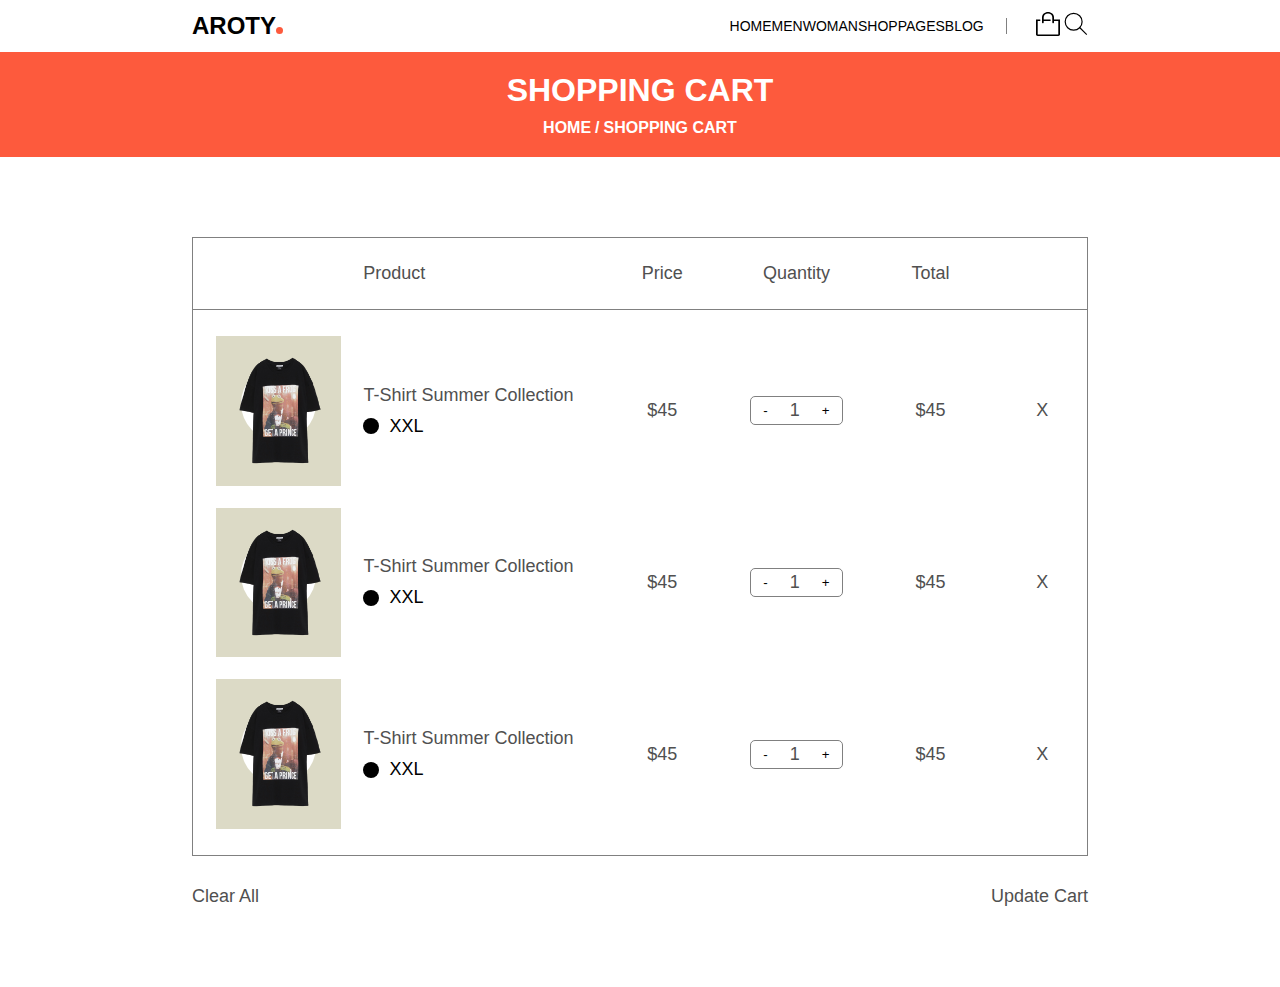
<file: assets/pages/cart.html>
<!DOCTYPE html>
<html lang="ru">
<head>
    <meta charset="UTF-8">
    <meta http-equiv="X-UA-Compatible" content="IE=edge">
    <meta name="viewport" content="width=device-width, initial-scale=1.0">
    <title>Document</title>
    <link rel="stylesheet" href="../css/style.css">
</head>
<body>
    <div class="wrapper">
        <header>
            <div class="logo">
                Aroty
                <div class="ellipse"></div>
            </div>
            <div class="navigate">
                <div class="container">
                    <div class="nav-links">
                    <a href="#">home</a>
                    <a href="#">men</a>
                    <a href="#">woman</a>
                    <a href="#">shop</a>
                    <a href="#">pages</a>
                    <a href="#">blog</a>
                    </div>
                    <div class="nav-icons">
                    <a href="#">
                        <svg width="24" height="24" viewBox="0 0 24 24" fill="none" xmlns="http://www.w3.org/2000/svg">
                            <path d="M18 7.47418V5.25822C18 4.5677 17.8448 3.88394 17.5433 3.24598C17.2417 2.60803 16.7998 2.02837 16.2426 1.5401C15.6855 1.05183 15.0241 0.664508 14.2961 0.400258C13.5681 0.136008 12.7879 0 12 0C11.2121 0 10.4319 0.136008 9.7039 0.400258C8.97595 0.664508 8.31451 1.05183 7.75736 1.5401C7.20021 2.02837 6.75825 2.60803 6.45672 3.24598C6.1552 3.88394 6 4.5677 6 5.25822V10.5164C6 10.7157 6.09031 10.9067 6.25105 11.0476C6.4118 11.1885 6.62981 11.2676 6.85714 11.2676C7.08447 11.2676 7.30249 11.1885 7.46323 11.0476C7.62398 10.9067 7.71429 10.7157 7.71429 10.5164V8.97653H14.5714V7.47418H7.71429V5.25822C7.71429 4.2621 8.16582 3.30678 8.96954 2.60242C9.77327 1.89805 10.8634 1.50235 12 1.50235C13.1366 1.50235 14.2267 1.89805 15.0305 2.60242C15.8342 3.30678 16.2857 4.2621 16.2857 5.25822V10.4789C16.2857 10.6781 16.376 10.8692 16.5368 11.01C16.6975 11.1509 16.9155 11.23 17.1429 11.23C17.3702 11.23 17.5882 11.1509 17.7489 11.01C17.9097 10.8692 18 10.6781 18 10.4789V8.97653H22.2857V22.4977H1.71429V8.97653H4.28571V7.47418H0V22.5653C0 22.9458 0.172484 23.3107 0.479508 23.5798C0.786532 23.8488 1.20295 24 1.63714 24H22.3629C22.7971 24 23.2135 23.8488 23.5205 23.5798C23.8275 23.3107 24 22.9458 24 22.5653V7.47418H18Z" fill="black"/>
                        </svg> 
                    </a>
                    <a href="#">
                        <svg width="24" height="24" aria-labelledby="title desc" role="img" xmlns="http://www.w3.org/2000/svg" viewBox="0 0 19.9 19.7"><title id="title">Search Icon</title><desc id="desc">A magnifying glass icon.</desc><g class="search-path" fill="none" stroke="#000000"><path stroke-linecap="square" d="M18.5 18.3l-5.4-5.4"/><circle cx="8" cy="8" r="7"/></g></svg>
                    </a>
                    </div>
                </div>
            </div>
        </header>
    </div>
    <section class="page-title">
        <div class="container">
            <h1>shopping cart</h1>
            <div class="navigation">
                <a href="#">Home</a>
                <span>/</span>
                <a href="#">Shopping cart</a>
            </div>
        </div>
    </section>
    <section class="basket">
        <div class="wrapper">
            <div class="table-basket">
                <div class="columns-name">
                    <div class="column" id="first">
                        <p>Product</p>
                    </div>
                    <div class="column" id="second">
                        <p>price</p>
                    </div>
                    <div class="column" id="third">
                        <p>quantity</p>
                    </div>
                    <div class="column" id="fourth">
                        <p>total</p>
                    </div>
                    <div class="column" id="fifth"></div>
                </div>
                <div class="products-container">
                    <div class="item">
                        <div class="column" id="first">
                            <div class="product">
                                <div class="back">
                                    <div class="cover">
                                        <img src="../img/t-shirt.png" alt="">
                                        <div class="circle"></div>
                                    </div>
                                </div>
                            </div>
                            <div class="product-info">
                                <p class="name">T-shirt summer collection</p>
                                <div class="settings">
                                    <div class="ellipse" id="black"></div>
                                    <p class="size">xxl</p>
                                </div>
                            </div>
                        </div>
                        <div class="column" id="second">
                            <p>$45</p>
                        </div>
                        <div class="column" id="third">
                            <div class="counter">
                                <input type="button" value="-" class="btn minus">
                                <p>1</p>
                                <input type="button" value="+" class="btn plus">
                            </div>
                        </div>
                        <div class="column" id="fourth">
                            <p>$45</p>
                        </div>
                        <div class="column" id="fifth">
                            <p class="delete">x</p>
                        </div>
                    </div>
                    <div class="item">
                        <div class="column" id="first">
                            <div class="product">
                                <div class="back">
                                    <div class="cover">
                                        <img src="../img/t-shirt.png" alt="">
                                        <div class="circle"></div>
                                    </div>
                                </div>
                            </div>
                            <div class="product-info">
                                <p class="name">T-shirt summer collection</p>
                                <div class="settings">
                                    <div class="ellipse" id="black"></div>
                                    <p class="size">xxl</p>
                                </div>
                            </div>
                        </div>
                        <div class="column" id="second">
                            <p>$45</p>
                        </div>
                        <div class="column" id="third">
                            <div class="counter">
                                <input type="button" value="-" class="btn minus">
                                <p>1</p>
                                <input type="button" value="+" class="btn plus">
                            </div>
                        </div>
                        <div class="column" id="fourth">
                            <p>$45</p>
                        </div>
                        <div class="column" id="fifth">
                            <p class="delete">x</p>
                        </div>
                    </div>
                    <div class="item">
                        <div class="column" id="first">
                            <div class="product">
                                <div class="back">
                                    <div class="cover">
                                        <img src="../img/t-shirt.png" alt="">
                                        <div class="circle"></div>
                                    </div>
                                </div>
                            </div>
                            <div class="product-info">
                                <p class="name">T-shirt summer collection</p>
                                <div class="settings">
                                    <div class="ellipse" id="black"></div>
                                    <p class="size">xxl</p>
                                </div>
                            </div>
                        </div>
                        <div class="column" id="second">
                            <p>$45</p>
                        </div>
                        <div class="column" id="third">
                            <div class="counter">
                                <input type="button" value="-" class="btn minus">
                                <p>1</p>
                                <input type="button" value="+" class="btn plus">
                            </div>
                        </div>
                        <div class="column" id="fourth">
                            <p>$45</p>
                        </div>
                        <div class="column" id="fifth">
                            <p class="delete">x</p>
                        </div>
                    </div>
                </div>
            </div>
            <div class="container">
                <p class="clear">clear all</p>
                <p class="update">update cart</p>
            </div>
        </div>
    </section>
</body>
</html>
</file>
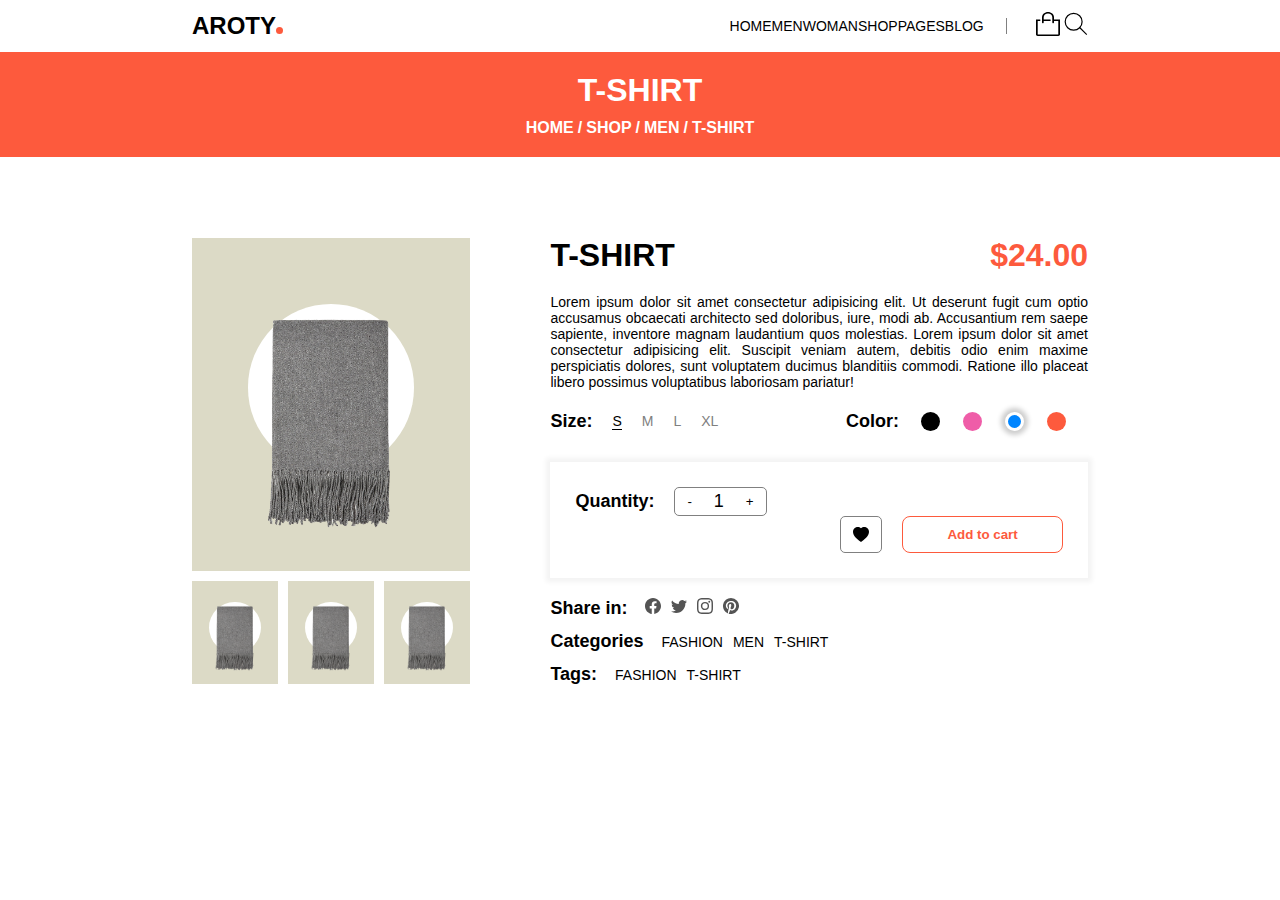
<file: assets/pages/product.html>
<!DOCTYPE html>
<html lang="ru">
<head>
    <meta charset="UTF-8">
    <meta http-equiv="X-UA-Compatible" content="IE=edge">
    <meta name="viewport" content="width=device-width, initial-scale=1.0">
    <title>Document</title>
    <link rel="stylesheet" href="../css/style.css">
</head>
<body>
    <div class="wrapper">
        <header>
            <div class="logo">
                Aroty
                <div class="ellipse"></div>
            </div>
            <div class="navigate">
                <div class="container">
                    <div class="nav-links">
                    <a href="#">home</a>
                    <a href="#">men</a>
                    <a href="#">woman</a>
                    <a href="#">shop</a>
                    <a href="#">pages</a>
                    <a href="#">blog</a>
                    </div>
                    <div class="nav-icons">
                    <a href="#">
                        <svg width="24" height="24" viewBox="0 0 24 24" fill="none" xmlns="http://www.w3.org/2000/svg">
                            <path d="M18 7.47418V5.25822C18 4.5677 17.8448 3.88394 17.5433 3.24598C17.2417 2.60803 16.7998 2.02837 16.2426 1.5401C15.6855 1.05183 15.0241 0.664508 14.2961 0.400258C13.5681 0.136008 12.7879 0 12 0C11.2121 0 10.4319 0.136008 9.7039 0.400258C8.97595 0.664508 8.31451 1.05183 7.75736 1.5401C7.20021 2.02837 6.75825 2.60803 6.45672 3.24598C6.1552 3.88394 6 4.5677 6 5.25822V10.5164C6 10.7157 6.09031 10.9067 6.25105 11.0476C6.4118 11.1885 6.62981 11.2676 6.85714 11.2676C7.08447 11.2676 7.30249 11.1885 7.46323 11.0476C7.62398 10.9067 7.71429 10.7157 7.71429 10.5164V8.97653H14.5714V7.47418H7.71429V5.25822C7.71429 4.2621 8.16582 3.30678 8.96954 2.60242C9.77327 1.89805 10.8634 1.50235 12 1.50235C13.1366 1.50235 14.2267 1.89805 15.0305 2.60242C15.8342 3.30678 16.2857 4.2621 16.2857 5.25822V10.4789C16.2857 10.6781 16.376 10.8692 16.5368 11.01C16.6975 11.1509 16.9155 11.23 17.1429 11.23C17.3702 11.23 17.5882 11.1509 17.7489 11.01C17.9097 10.8692 18 10.6781 18 10.4789V8.97653H22.2857V22.4977H1.71429V8.97653H4.28571V7.47418H0V22.5653C0 22.9458 0.172484 23.3107 0.479508 23.5798C0.786532 23.8488 1.20295 24 1.63714 24H22.3629C22.7971 24 23.2135 23.8488 23.5205 23.5798C23.8275 23.3107 24 22.9458 24 22.5653V7.47418H18Z" fill="black"/>
                        </svg> 
                    </a>
                    <a href="#">
                        <svg width="24" height="24" aria-labelledby="title desc" role="img" xmlns="http://www.w3.org/2000/svg" viewBox="0 0 19.9 19.7"><title id="title">Search Icon</title><desc id="desc">A magnifying glass icon.</desc><g class="search-path" fill="none" stroke="#000000"><path stroke-linecap="square" d="M18.5 18.3l-5.4-5.4"/><circle cx="8" cy="8" r="7"/></g></svg>
                    </a>
                    </div>
                </div>
            </div>
        </header>
    </div>
    <section class="page-title">
        <div class="container">
            <h1>T-shirt</h1>
            <div class="navigation">
                <a href="#">Home</a>
                <span>/</span>
                <a href="#">Shop</a>
                <span>/</span>
                <a href="#">Men</a>
                <span>/</span>
                <a href="#">T-shirt</a>
            </div>
        </div>
    </section>
    <section class="thing">
        <div class="wrapper">
            <div class="thing-container">
                <div class="product">
                    <div class="back">
                        <div class="cover">
                            <img src="../img/scarf.png" alt="">
                            <div class="circle"></div>
                        </div>
                    </div>
                </div>
                <div class="items">
                    <div class="product">
                        <div class="back">
                            <div class="cover">
                                <img src="../img/scarf.png" alt="">
                                <div class="circle"></div>
                            </div>
                        </div>
                    </div>
                    <div class="product">
                        <div class="back">
                            <div class="cover">
                                <img src="../img/scarf.png" alt="">
                                <div class="circle"></div>
                            </div>
                        </div>
                    </div>
                    <div class="product">
                        <div class="back">
                            <div class="cover">
                                <img src="../img/scarf.png" alt="">
                                <div class="circle"></div>
                            </div>
                        </div>
                    </div>
                </div>
            </div>
            <div class="thing-info">
                <div class="title">
                    <h1>T-shirt</h1>
                    <h1 class="price">$24.00</h1>
                </div>
                <p class="description">Lorem ipsum dolor sit amet consectetur adipisicing elit. Ut deserunt fugit cum optio accusamus obcaecati architecto sed doloribus, iure, modi ab. Accusantium rem saepe sapiente, inventore magnam laudantium quos molestias. Lorem ipsum dolor sit amet consectetur adipisicing elit. Suscipit veniam autem, debitis odio enim maxime perspiciatis dolores, sunt voluptatem ducimus blanditiis commodi. Ratione illo placeat libero possimus voluptatibus laboriosam pariatur!</p>
                <div class="stats">
                    <div class="size">
                        <h3>Size:</h3>
                        <p class="active">S</p>
                        <p>M</p>
                        <p>L</p>
                        <p>XL</p>
                    </div>
                    <div class="color">
                        <h3>Color:</h3>
                        <div class="ellipse-container">
                            <div class="ellipse black"></div>
                        </div>
                        <div class="ellipse-container">
                            <div class="ellipse pink"></div>
                        </div>
                        <div class="ellipse-container">
                            <div class="ellipse blue active"></div>
                        </div>
                        <div class="ellipse-container">
                            <div class="ellipse orange"></div>
                        </div>
                    </div>
                </div>
                <div class="card">
                    <div class="counter-container">
                        <h3>Quantity:</h3>
                        <div class="counter">
                            <input type="button" value="-" class="btn minus">
                            <p>1</p>
                            <input type="button" value="+" class="btn plus">
                        </div>
                    </div>
                    <div class="to-basket">
                        <div class="like">
                            <svg xmlns="http://www.w3.org/2000/svg" width="16" height="16" fill="currentColor" class="bi bi-heart-fill" viewBox="0 0 16 16"> <path fill-rule="evenodd" d="M8 1.314C12.438-3.248 23.534 4.735 8 15-7.534 4.736 3.562-3.248 8 1.314z"/> </svg>
                        </div>
                        <input type="button" value="Add to cart" class="btn main">
                    </div>
                </div>
                <div class="additional">
                    <div class="add">
                        <h3>Share in:</h3>
                        <svg style="color: rgb(84, 84, 84);" xmlns="http://www.w3.org/2000/svg" width="16" height="16" fill="currentColor" class="bi bi-facebook" viewBox="0 0 16 16"> <path d="M16 8.049c0-4.446-3.582-8.05-8-8.05C3.58 0-.002 3.603-.002 8.05c0 4.017 2.926 7.347 6.75 7.951v-5.625h-2.03V8.05H6.75V6.275c0-2.017 1.195-3.131 3.022-3.131.876 0 1.791.157 1.791.157v1.98h-1.009c-.993 0-1.303.621-1.303 1.258v1.51h2.218l-.354 2.326H9.25V16c3.824-.604 6.75-3.934 6.75-7.951z" fill="#545454"></path> </svg>
                        <svg style="color: rgb(84, 84, 84);" xmlns="http://www.w3.org/2000/svg" width="16" height="16" fill="currentColor" class="bi bi-twitter" viewBox="0 0 16 16"> <path d="M5.026 15c6.038 0 9.341-5.003 9.341-9.334 0-.14 0-.282-.006-.422A6.685 6.685 0 0 0 16 3.542a6.658 6.658 0 0 1-1.889.518 3.301 3.301 0 0 0 1.447-1.817 6.533 6.533 0 0 1-2.087.793A3.286 3.286 0 0 0 7.875 6.03a9.325 9.325 0 0 1-6.767-3.429 3.289 3.289 0 0 0 1.018 4.382A3.323 3.323 0 0 1 .64 6.575v.045a3.288 3.288 0 0 0 2.632 3.218 3.203 3.203 0 0 1-.865.115 3.23 3.23 0 0 1-.614-.057 3.283 3.283 0 0 0 3.067 2.277A6.588 6.588 0 0 1 .78 13.58a6.32 6.32 0 0 1-.78-.045A9.344 9.344 0 0 0 5.026 15z"/> </svg>
                        <svg style="color: rgb(84, 84, 84);" xmlns="http://www.w3.org/2000/svg" width="16" height="16" fill="currentColor" class="bi bi-instagram" viewBox="0 0 16 16"> <path d="M8 0C5.829 0 5.556.01 4.703.048 3.85.088 3.269.222 2.76.42a3.917 3.917 0 0 0-1.417.923A3.927 3.927 0 0 0 .42 2.76C.222 3.268.087 3.85.048 4.7.01 5.555 0 5.827 0 8.001c0 2.172.01 2.444.048 3.297.04.852.174 1.433.372 1.942.205.526.478.972.923 1.417.444.445.89.719 1.416.923.51.198 1.09.333 1.942.372C5.555 15.99 5.827 16 8 16s2.444-.01 3.298-.048c.851-.04 1.434-.174 1.943-.372a3.916 3.916 0 0 0 1.416-.923c.445-.445.718-.891.923-1.417.197-.509.332-1.09.372-1.942C15.99 10.445 16 10.173 16 8s-.01-2.445-.048-3.299c-.04-.851-.175-1.433-.372-1.941a3.926 3.926 0 0 0-.923-1.417A3.911 3.911 0 0 0 13.24.42c-.51-.198-1.092-.333-1.943-.372C10.443.01 10.172 0 7.998 0h.003zm-.717 1.442h.718c2.136 0 2.389.007 3.232.046.78.035 1.204.166 1.486.275.373.145.64.319.92.599.28.28.453.546.598.92.11.281.24.705.275 1.485.039.843.047 1.096.047 3.231s-.008 2.389-.047 3.232c-.035.78-.166 1.203-.275 1.485a2.47 2.47 0 0 1-.599.919c-.28.28-.546.453-.92.598-.28.11-.704.24-1.485.276-.843.038-1.096.047-3.232.047s-2.39-.009-3.233-.047c-.78-.036-1.203-.166-1.485-.276a2.478 2.478 0 0 1-.92-.598 2.48 2.48 0 0 1-.6-.92c-.109-.281-.24-.705-.275-1.485-.038-.843-.046-1.096-.046-3.233 0-2.136.008-2.388.046-3.231.036-.78.166-1.204.276-1.486.145-.373.319-.64.599-.92.28-.28.546-.453.92-.598.282-.11.705-.24 1.485-.276.738-.034 1.024-.044 2.515-.045v.002zm4.988 1.328a.96.96 0 1 0 0 1.92.96.96 0 0 0 0-1.92zm-4.27 1.122a4.109 4.109 0 1 0 0 8.217 4.109 4.109 0 0 0 0-8.217zm0 1.441a2.667 2.667 0 1 1 0 5.334 2.667 2.667 0 0 1 0-5.334z"/> </svg>
                        <svg style="color: rgb(84, 84, 84);" xmlns="http://www.w3.org/2000/svg" width="16" height="16" fill="currentColor" class="bi bi-pinterest" viewBox="0 0 16 16"> <path d="M8 0a8 8 0 0 0-2.915 15.452c-.07-.633-.134-1.606.027-2.297.146-.625.938-3.977.938-3.977s-.239-.479-.239-1.187c0-1.113.645-1.943 1.448-1.943.682 0 1.012.512 1.012 1.127 0 .686-.437 1.712-.663 2.663-.188.796.4 1.446 1.185 1.446 1.422 0 2.515-1.5 2.515-3.664 0-1.915-1.377-3.254-3.342-3.254-2.276 0-3.612 1.707-3.612 3.471 0 .688.265 1.425.595 1.826a.24.24 0 0 1 .056.23c-.061.252-.196.796-.222.907-.035.146-.116.177-.268.107-1-.465-1.624-1.926-1.624-3.1 0-2.523 1.834-4.84 5.286-4.84 2.775 0 4.932 1.977 4.932 4.62 0 2.757-1.739 4.976-4.151 4.976-.811 0-1.573-.421-1.834-.919l-.498 1.902c-.181.695-.669 1.566-.995 2.097A8 8 0 1 0 8 0z"/> </svg>
                        
                    </div>
                    <div class="add">
                        <h3>Categories</h3>
                        <a href="#">Fashion</a>
                        <a href="#">Men</a>
                        <a href="#">T-shirt</a>
                    </div>
                    <div class="add">
                        <h3>Tags:</h3>
                        <a href="#">Fashion</a>
                        <a href="#">t-shirt</a>
                    </div>
                </div>
            </div>
        </div>
    </section>
</body>
</html>
</file>
<file: assets/css/style.css>
body, ul, ol, li {
  margin: 0;
  padding: 0;
}

h1, h2, h3, h4, h5, h6, p, a {
  margin: 0;
}

a {
  text-decoration: none;
}

.btn, button {
  border: none;
  background-color: transparent;
  cursor: pointer;
  padding: 0;
}

input[type=text], input[type=password] {
  border: none;
  outline: none;
  background-color: transparent;
}

.black {
  background-color: #000000;
}

.pink {
  background-color: #EF5DA8;
}

.blue {
  background-color: #0085FF;
}

.orange {
  background-color: #fd5a3d;
}

header {
  display: flex;
  justify-content: space-between;
  align-items: center;
  padding: 12px 0;
}
header .logo {
  text-transform: uppercase;
  font-size: 24px;
  font-family: "Montserrat", sans-serif;
  font-weight: 700;
  display: flex;
  align-items: baseline;
}
header .logo:hover {
  cursor: pointer;
}
header .logo .ellipse {
  width: 7px;
  height: 7px;
  border-radius: 100%;
  background-color: #fd5a3d;
}
header .navigate {
  width: 40%;
}
header .navigate .nav-links {
  width: 70%;
  display: flex;
  justify-content: space-between;
  border-right: 1px solid #808080;
  padding-right: 7%;
}
header .navigate .nav-links a {
  text-transform: uppercase;
  transition: 0.5s;
}
header .navigate .nav-links a:hover {
  color: #fd5a3d;
}

h1 {
  font-family: "Montserrat", sans-serif;
  font-weight: 900;
  font-size: 20px;
}

h2 {
  font-family: "Montserrat", sans-serif;
  font-weight: 900;
  font-size: 16px;
}

h3 {
  font-family: "Montserrat", sans-serif;
  font-weight: 900;
  font-size: 18px;
}

h4 {
  font-family: "Montserrat", sans-serif;
  font-weight: 700;
  font-size: 12px;
}

p {
  font-family: "Montserrat", sans-serif;
  font-weight: 400;
  font-size: 14px;
}

a {
  font-family: "Montserrat", sans-serif;
  font-weight: 400;
  font-size: 14px;
  color: #000000;
}

.btn.main {
  width: 33%;
  border: 1px solid #fd5a3d;
  color: #fd5a3d;
  font-family: "Montserrat", sans-serif;
  font-weight: 900;
  padding: 10px 0;
  transition: 0.4s;
  border-radius: 8px;
}
.btn.main:hover {
  background-color: #fd5a3d;
  color: white;
  cursor: pointer;
}

.btn.second {
  width: 33%;
  border: 1px solid #0085FF;
  color: #0085FF;
  font-family: "Montserrat", sans-serif;
  font-weight: 900;
  padding: 10px 0;
  transition: 0.4s;
  border-radius: 8px;
}
.btn.second:hover {
  background-color: #0085FF;
  color: white;
  cursor: pointer;
}

.btn.reverse {
  width: 33%;
  border: 1px solid #ffffff;
  color: #ffffff;
  font-family: "Montserrat", sans-serif;
  font-weight: 900;
  padding: 10px 0;
  transition: 0.4s;
  border-radius: 8px;
}
.btn.reverse:hover {
  background-color: #ffffff;
  color: white;
  cursor: pointer;
  color: #fd5a3d;
}

.wrapper {
  width: 70%;
  margin: 0 auto;
}

.basket .wrapper .table-basket .products-container .item, .basket .wrapper .table-basket .columns-name, .thing .wrapper .thing-info .stats, .thing .wrapper .thing-info .title, .thing .wrapper .thing-container .items, .thing .wrapper, .product .back, .product, .category .cards, .main .wrapper .row, .container {
  display: flex;
  justify-content: space-between;
  align-items: center;
}

section {
  margin-bottom: 80px;
}

.main {
  background-color: #fd5a3d;
}
.main .wrapper .row .content {
  width: 45%;
}
.main .wrapper .row .content h1 {
  font-family: "Permanent Marker", cursive;
  font-weight: 400;
  font-size: 80px;
  color: #ffffff;
}
.main .wrapper .cover {
  position: relative;
  width: 100%;
  padding-top: 100%;
}
.main .wrapper .cover img {
  position: absolute;
  top: 0;
  left: 0;
  width: 100%;
  height: 100%;
  object-fit: cover;
}

.category .cards .card {
  width: 31%;
  cursor: pointer;
}
.category .cards .card .cover {
  position: relative;
  width: 100%;
  padding-top: 100%;
}
.category .cards .card .cover img {
  position: absolute;
  top: 0;
  left: 0;
  width: 100%;
  height: 100%;
  object-fit: cover;
}
.category .cards .card .cover img {
  transition: 0.5s;
}
.category .cards .card .cover img:hover {
  filter: grayscale(1);
}
.category .cards .card .cover h2 {
  position: absolute;
  z-index: 1;
  bottom: 50%;
  text-align: center;
  width: 100%;
  font-size: 32px;
  text-transform: uppercase;
  color: #ffffff;
}
.category .cards:first-child {
  margin-bottom: 3.5%;
}
.category .cards:first-child .card:first-child {
  width: 65.5%;
}
.category .cards:first-child .card:first-child .cover {
  position: relative;
  width: 100%;
  padding-top: 47%;
}
.category .cards:first-child .card:first-child .cover img {
  position: absolute;
  top: 0;
  left: 0;
  width: 100%;
  height: 100%;
  object-fit: cover;
}

a {
  width: 31%;
}
a .product {
  width: 100%;
}

.product {
  width: 31%;
  flex-direction: column;
  transition: 0.4s;
  border: 1px solid transparent;
}
.product:hover {
  cursor: pointer;
  border: 1px solid rgba(32, 32, 32, 0.3019607843);
}
.product p {
  text-align: center;
}
.product .back {
  background-color: rgb(220, 218, 198);
  width: 100%;
  flex-direction: column;
  justify-content: center;
}
.product .back .cover {
  position: relative;
  width: 100%;
  padding-top: 120%;
}
.product .back .cover img {
  position: absolute;
  top: 0;
  left: 0;
  width: 100%;
  height: 100%;
  object-fit: cover;
}
.product .back .cover .circle {
  position: absolute;
  top: 20%;
  left: 20%;
  z-index: 0;
  width: 60%;
  padding-top: 60%;
  background-color: #ffffff;
  border-radius: 100%;
}
.product .back .cover img {
  scale: 0.85;
  z-index: 1;
}
.product .content {
  padding-bottom: 10%;
}
.product .content .title {
  font-family: "Montserrat", sans-serif;
  font-weight: 400;
  font-size: 24px;
  margin-top: 16px;
}
.product .content .price {
  font-size: 18px;
  margin-top: 10px;
}

.page-title {
  background-color: #fd5a3d;
  padding: 20px 0;
}
.page-title .container {
  flex-direction: column;
}
.page-title .container h1, .page-title .container span, .page-title .container a {
  color: #ffffff;
}
.page-title .container h1 {
  font-family: "Montserrat", sans-serif;
  font-weight: 900;
  font-size: 32px;
  text-transform: uppercase;
}
.page-title .container span, .page-title .container a {
  font-family: "Montserrat", sans-serif;
  font-weight: 700;
  font-size: 16px;
  text-transform: uppercase;
}
.page-title .container .navigation {
  margin-top: 10px;
}

.counter {
  width: fit-content;
  display: flex;
  align-items: center;
  border: 1px solid #808080;
  border-radius: 5px;
}
.counter .btn {
  padding: 6px 12px;
  font-family: "Montserrat", sans-serif;
  font-weight: 500;
  transition: 0.4s;
}
.counter .btn:hover {
  background-color: #fd5a3d;
  color: #ffffff;
  cursor: pointer;
}
.counter .btn.minus {
  border-radius: 4px 0 0 4px;
}
.counter .btn.plus {
  border-radius: 0 4px 4px 0;
}
.counter p {
  width: 30px;
  text-align: center;
  font-size: 18px;
}

.thing .wrapper .thing-container {
  width: 31%;
}
.thing .wrapper .thing-container .product {
  width: 100%;
  border: none;
}
.thing .wrapper .thing-container .items {
  margin-top: 3.5%;
}
.thing .wrapper .thing-container .items .product {
  width: 31%;
}
.thing .wrapper .thing-info {
  width: 60%;
}
.thing .wrapper .thing-info .title {
  margin-bottom: 20px;
}
.thing .wrapper .thing-info .title h1 {
  font-size: 32px;
  text-transform: uppercase;
}
.thing .wrapper .thing-info .title h1.price {
  color: #fd5a3d;
}
.thing .wrapper .thing-info .description {
  font-family: "Montserrat", sans-serif;
  font-weight: 400;
  margin-bottom: 20px;
  text-align: justify;
}
.thing .wrapper .thing-info .stats .size, .thing .wrapper .thing-info .stats .color {
  width: 45%;
  display: flex;
  align-items: center;
  gap: 20px;
}
.thing .wrapper .thing-info .stats .size p {
  font-family: "Montserrat", sans-serif;
  font-weight: 500;
  color: #808080;
  cursor: pointer;
}
.thing .wrapper .thing-info .stats .size p.active {
  color: #000000;
  border-bottom: 1px solid #000000;
}
.thing .wrapper .thing-info .stats .color .ellipse-container {
  width: 22px;
  height: 22px;
  display: flex;
  justify-content: center;
  align-items: center;
}
.thing .wrapper .thing-info .stats .color .ellipse-container .ellipse {
  width: 19px;
  height: 19px;
  border-radius: 100%;
  cursor: pointer;
}
.thing .wrapper .thing-info .stats .color .ellipse-container .ellipse.active {
  width: 13px;
  height: 13px;
  border: 3px solid #ffffff;
  box-shadow: 0 0 5px 4px rgba(0, 0, 0, 0.2);
}
.thing .wrapper .thing-info .card {
  box-shadow: 0 0 5px 4px rgba(0, 0, 0, 0.05);
  margin-top: 30px;
  padding: 25px;
}
.thing .wrapper .thing-info .card .counter-container {
  display: flex;
  align-items: center;
  gap: 20px;
}
.thing .wrapper .thing-info .card .to-basket {
  display: flex;
  justify-content: flex-end;
  align-items: stretch;
}
.thing .wrapper .thing-info .card .to-basket .like {
  width: 40px;
  display: flex;
  justify-content: center;
  align-items: center;
  border: 1px solid #808080;
  border-radius: 5px;
  margin-right: 20px;
  transition: 0.5s;
}
.thing .wrapper .thing-info .card .to-basket .like:hover {
  background-color: #fd5a3d;
  cursor: pointer;
  border: 1px solid #fd5a3d;
}
.thing .wrapper .thing-info .card .to-basket .like:hover svg {
  fill: #ffffff;
}
.thing .wrapper .thing-info .card .to-basket .btn.main {
  background-color: #ffffff;
}
.thing .wrapper .thing-info .card .to-basket .btn.main:hover {
  background-color: #fd5a3d;
}
.thing .wrapper .thing-info .additional {
  margin-top: 20px;
  display: flex;
  flex-direction: column;
  gap: 12px;
}
.thing .wrapper .thing-info .additional .add {
  display: flex;
  align-items: baseline;
}
.thing .wrapper .thing-info .additional .add h3 {
  margin-right: 18px;
}
.thing .wrapper .thing-info .additional .add a {
  width: fit-content;
  text-transform: uppercase;
}
.thing .wrapper .thing-info .additional .add a:hover {
  color: #fd5a3d;
}
.thing .wrapper .thing-info .additional .add a, .thing .wrapper .thing-info .additional .add svg {
  margin-right: 10px;
  transition: 0.5s;
}
.thing .wrapper .thing-info .additional .add a:last-child, .thing .wrapper .thing-info .additional .add svg:last-child {
  margin-right: 0;
}
.thing .wrapper .thing-info .additional .add svg:hover {
  fill: #fd5a3d;
  color: #fd5a3d;
  cursor: pointer;
}

.basket .wrapper p {
  font-family: "Montserrat", sans-serif;
  font-weight: 400;
  text-transform: capitalize;
  color: #505050;
  text-align: center;
  font-size: 18px;
}
.basket .wrapper .table-basket {
  border: 1px solid #808080;
  margin-bottom: 30px;
}
.basket .wrapper .table-basket .columns-name {
  border-bottom: 1px solid #808080;
  padding: 25px 0;
}
.basket .wrapper .table-basket #first {
  width: 45%;
}
.basket .wrapper .table-basket #second, .basket .wrapper .table-basket #third, .basket .wrapper .table-basket #fourth {
  width: 15%;
}
.basket .wrapper .table-basket #fifth {
  width: 10%;
}
.basket .wrapper .table-basket .products-container {
  padding: 25px 0;
}
.basket .wrapper .table-basket .products-container .item {
  margin-bottom: 20px;
}
.basket .wrapper .table-basket .products-container .item:last-child {
  margin-bottom: 0;
}
.basket .wrapper .table-basket .products-container .item #first {
  display: flex;
  align-items: center;
  justify-content: space-evenly;
}
.basket .wrapper .table-basket .products-container .item #first .product:hover {
  border: 1px solid transparent;
}
.basket .wrapper .table-basket .products-container .item #first p {
  text-align: left;
}
.basket .wrapper .table-basket .products-container .item #first .settings {
  display: flex;
  align-items: center;
  gap: 10px;
  margin-top: 10px;
}
.basket .wrapper .table-basket .products-container .item #first .settings .ellipse {
  width: 16px;
  height: 16px;
  border-radius: 100%;
  background-color: #000000;
}
.basket .wrapper .table-basket .products-container .item #first .settings .size {
  text-transform: uppercase;
  color: #000000;
}
.basket .wrapper .table-basket .products-container .item #third {
  display: flex;
  justify-content: center;
}

/*# sourceMappingURL=style.css.map */
</file>
